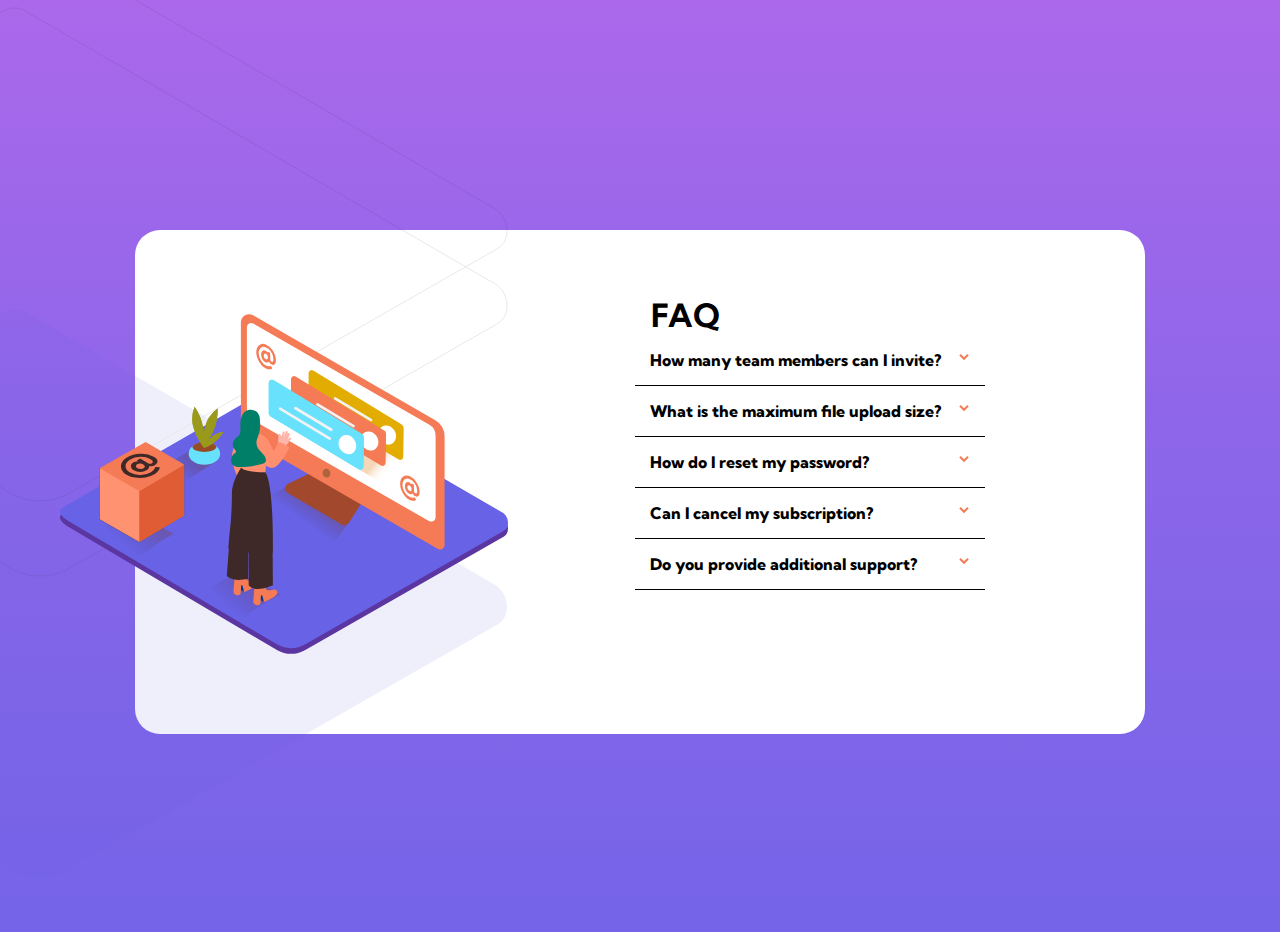
<file: index.html>
<!DOCTYPE html>
<html lang="en">
<head>
  <meta charset="UTF-8">
  <meta name="viewport" content="width=device-width, initial-scale=1.0"> <!-- displays site properly based on user's device -->
  <link rel="icon" type="image/png" sizes="32x32" href="./images/favicon-32x32.png">
  <link rel="stylesheet" href="styles.css">

  <title>Frontend Mentor | FAQ Accordion Card</title>

  <!-- Feel free to remove these styles or customise in your own stylesheet 👍 -->
  <style>
    .attribution { font-size: 11px; text-align: center; }
    .attribution a { color: hsl(228, 45%, 44%); }
  </style>
</head>
<body>
    <div class="flex-container">
        <div class="desktop">
            <img class="desktop-background" src="images/bg-pattern-desktop.svg">
            <img class="desktop-woman" src="images\illustration-woman-online-mobile.svg">
        </div>
        <div class="mobile">
            <img class="mobile-woman" src="images\illustration-woman-online-mobile.svg">
            <img class="mobile-background" src="images\bg-pattern-mobile.svg">
            <h1 class="faq">FAQ</h1>
                <!-- Item 1 -->
                <div class="accordion">
                    <label for="tm" class="accordionitem">
                        <h2>How many team members can I invite? </h2></label>
                    <input type="checkbox" id="tm" />
                    <img class="arrow" src="images\icon-arrow-down.svg">
                    <p class="hiddentext">You can invite up to 2 additional users on the Free plan. There is no limit on 
                    team members for the Premium plan. </p>
                </div>
                <!-- Item 2 -->
                <div class="accordion">
                    <label for="tn" class="accordionitem">
                    <h2> What is the maximum file upload size?</h2></label>
                    <input type="checkbox" id="tn"/>
                    <img class="arrow" src="images\icon-arrow-down.svg">
                    <p class="hiddentext">No more than 2GB. All files in your account must fit your allotted storage space.</p>
                </div>
                <!-- Item 3 -->
                <div class="accordion">
                    <label for="to" class="accordionitem">
                    <h2>How do I reset my password?</h2></label>
                    <input type="checkbox" id="to"/>
                    <img class="arrow" src="images\icon-arrow-down.svg">
                    <p class="hiddentext">Click “Forgot password” from the login page or “Change password” from your profile page.
                    A reset link will be emailed to you.</p>
                </div>
                <!-- Item 4 -->
                <div class="accordion">
                    <label for="tp" class="accordionitem">
                    <h2>Can I cancel my subscription?</h2></label>
                    <input type="checkbox" id="tp"/>
                    <img class="arrow" src="images\icon-arrow-down.svg">
                    <p class="hiddentext">Yes! Send us a message and we’ll process your request no questions asked.</p>
                </div>
                <!-- Item 5 -->
                <div class="accordion">
                    <label for="tq" class="accordionitem">
                    <h2>Do you provide additional support?</h2></label>
                    <input type="checkbox" id="tq"/>
                    <img class="arrow" src="images\icon-arrow-down.svg">
                    <p class="hiddentext">Chat and email support is available 24/7. Phone lines are open during normal business hours.</p>
                </div>
            </div>
    </div>
</div>


</body>
</html>
</file>
<file: styles.css>
@import url("https://fonts.googleapis.com/css?family=Kumbh+Sans");
* {
    margin: 0;
    border: 0;
   
}
.desktop-woman {
    display: none;  
}

  body {
    height: 100vh;
    background: rgb(117,100,232);
    background: linear-gradient(0deg, rgba(117,100,232,1) 0%, rgba(139,102,233,1) 50%, rgba(171,104,235,1) 100%);
    overflow: hidden;
    display: flex;
    justify-content: center;
    align-items: center;
    padding-top: 2rem;
    
  }
  .flex-container{
    display: flex;
    flex-direction: column;
    justify-content: center;
    align-items: center;
    font-family: Kumbh sans;
    
  }
  .mobile{
   
    background-color: white;
    width: 21.875rem;
    border-radius: 25px;
    display: flex;
    flex-direction: column;
    align-items: center;
    padding-bottom: 5rem;
  }
  .desktop {
    width: 500px;
    height: 500px;
    background-color: white;
    display: none;
    border-radius: 25px 0px 0px 25px;
  }
  .mobile-woman{
    height: 15rem;
    display: block;
    margin-left: auto;
    margin-right: auto;
    width: 15rem;
    margin-top: -8.5rem;
 
    
  }
  .mobile-background {

    display: block;
    margin-left: auto;
    margin-right: auto;
    width: 15rem;
    margin-top: -6.5rem;
    padding-bottom: 2rem;
  }
  .arrow {
    float: right;
    margin-top: -2rem;
    margin-right: 1rem;
  }
  .accordion label{
    min-width: 320px;
    display: block;
    padding: 15px;
    cursor: pointer;
    border-bottom: 1px solid black;
  }
  .accordionitem h2 {
    font-weight: 800;
    font-size: 16px
  }
 
  .accordion p{
    color: #424242;
    padding: 10px;
    font-size: 0.8em;
    line-height: 1.7em;
    border-bottom: 1px solid #bdbdbd;
    visibility: hidden;
    opacity: 0;
    display: none;
    text-align: left;
    background-color: #fff;
    margin-top: -1px;
  }
  h2:hover {
    font-size: 17px;
  }
  #tm:checked ~ .hiddentext{
    display: block;
    visibility: visible;
    opacity: 1;
  }
 
  #tm:checked ~ .arrow {
    transform: rotate(180deg);
  }
  
  input#tm{
    display: none;
    position: relative;
  }
  
  #tn:checked ~ .hiddentext{
    display: block;
    visibility: visible;
    opacity: 1;
  }
  #tn:checked ~ .arrow {
    transform: rotate(180deg);
  }

  input#tn{
    display: none;
    position: relative;
  }
  
  #to:checked ~ .hiddentext{
    display: block;
    visibility: visible;
    opacity: 1;
  }
  #to:checked ~ .arrow {
    transform: rotate(180deg);
  }
  
  input#to{
    display: none;
    position: relative;
  }
  #tp:checked ~ .hiddentext{
    display: block;
    visibility: visible;
    opacity: 1;
  }
  #tp:checked ~ .arrow {
    transform: rotate(180deg);
  }
  
  input#tp{
    display: none;
    position: relative;
  }
  #tq:checked ~ .hiddentext{
    display: block;
    visibility: visible;
    opacity: 1;
  }
  #tq:checked ~ .arrow {
    transform: rotate(180deg);
  }
  input#tq{
    display: none;
    position: relative;
  }

  @media (min-width: 380px){
    
    .flex-container{
        flex-direction: row;
   
    }
    .desktop {
        display: flex;
        padding-top: 4px;
        flex-wrap: wrap;
        flex-direction: column;
        justify-content: center;
        align-content: center;
    }
    .mobile {
        align-items: flex-start;
        border-radius: 0px 25px 25px 0px;
        padding-right: 10rem;
        height: 26.5rem;
        justify-content: center
        
    }
    .desktop-background {
        margin-top: -10rem;
        margin-left: -45rem;
        
    }
    h1 {
        padding-left: 1rem;
    }
    .mobile-woman {
        display: none;
    }
    .mobile-background {
        display: none;
    }
    .desktop-woman {
        display: block;
        width: 28rem;
        height: 25rem;
        margin-left: -28rem;
    }

  }
</file>
